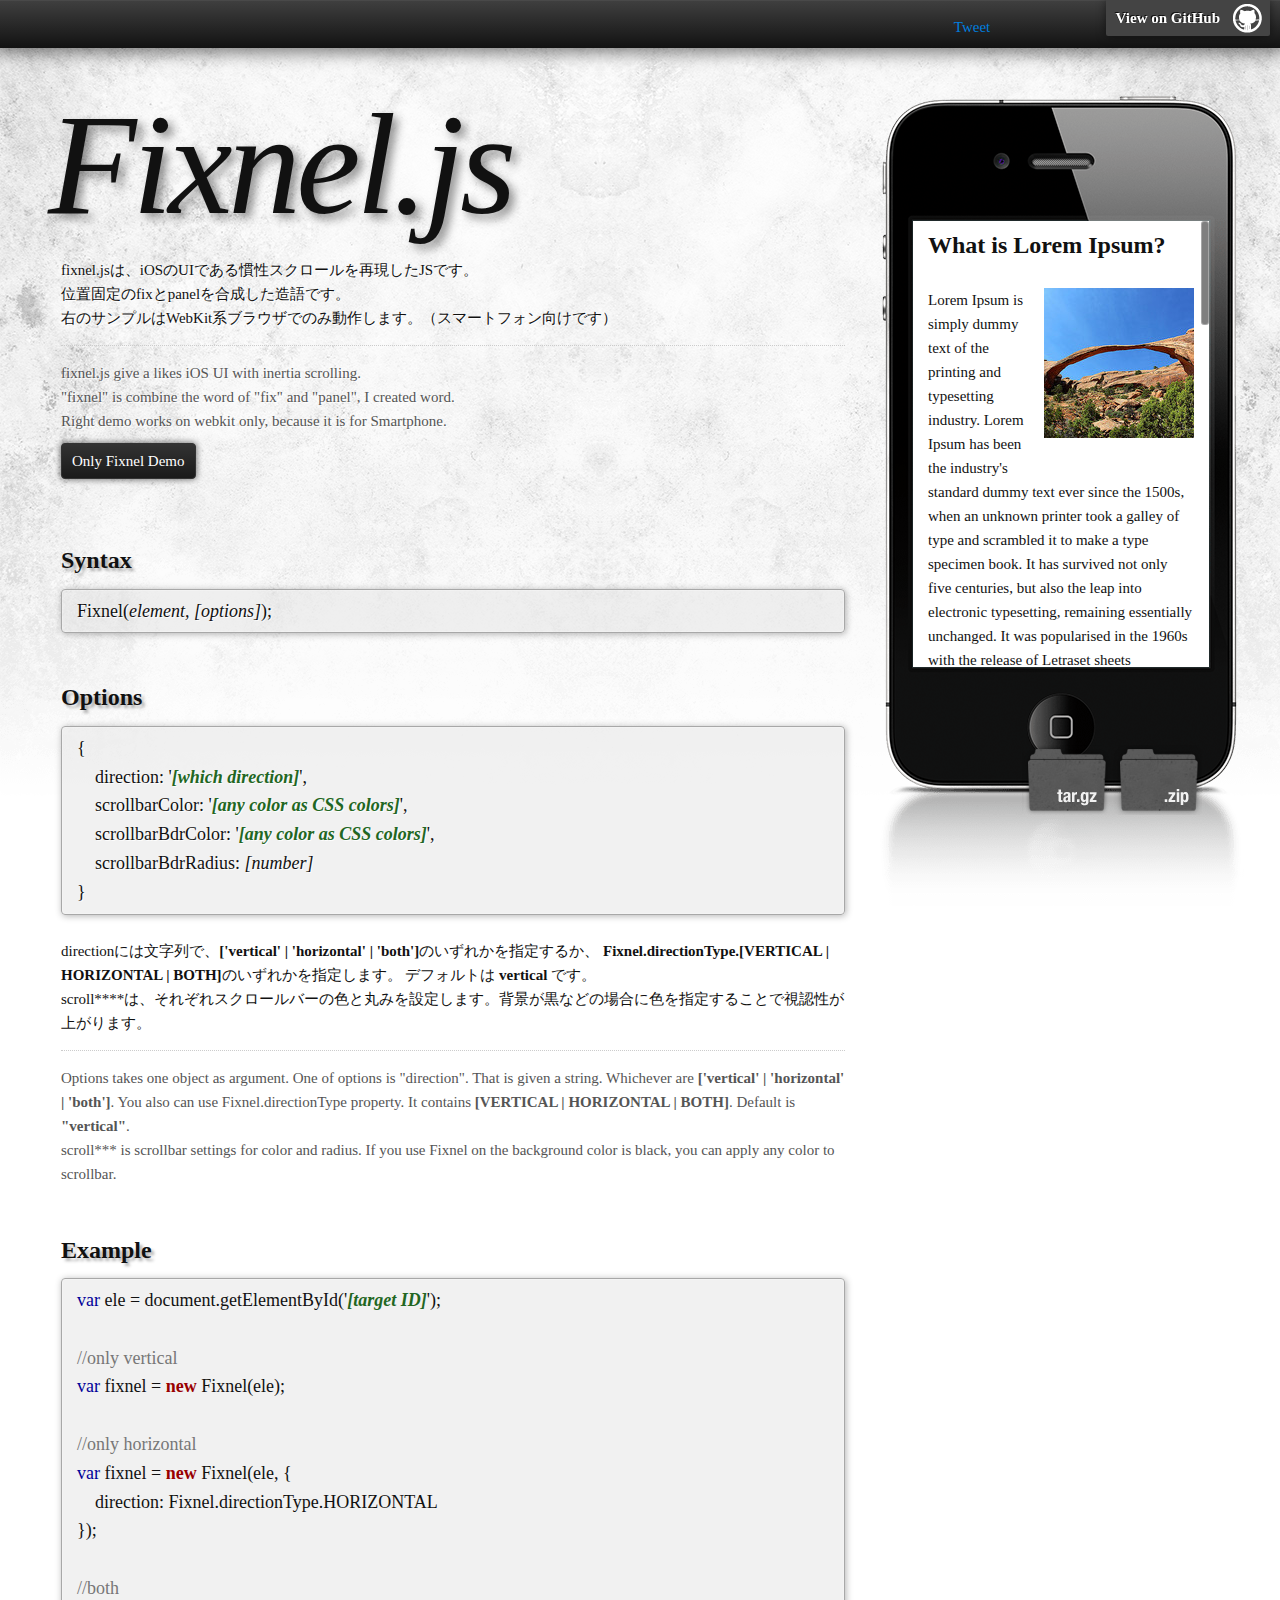
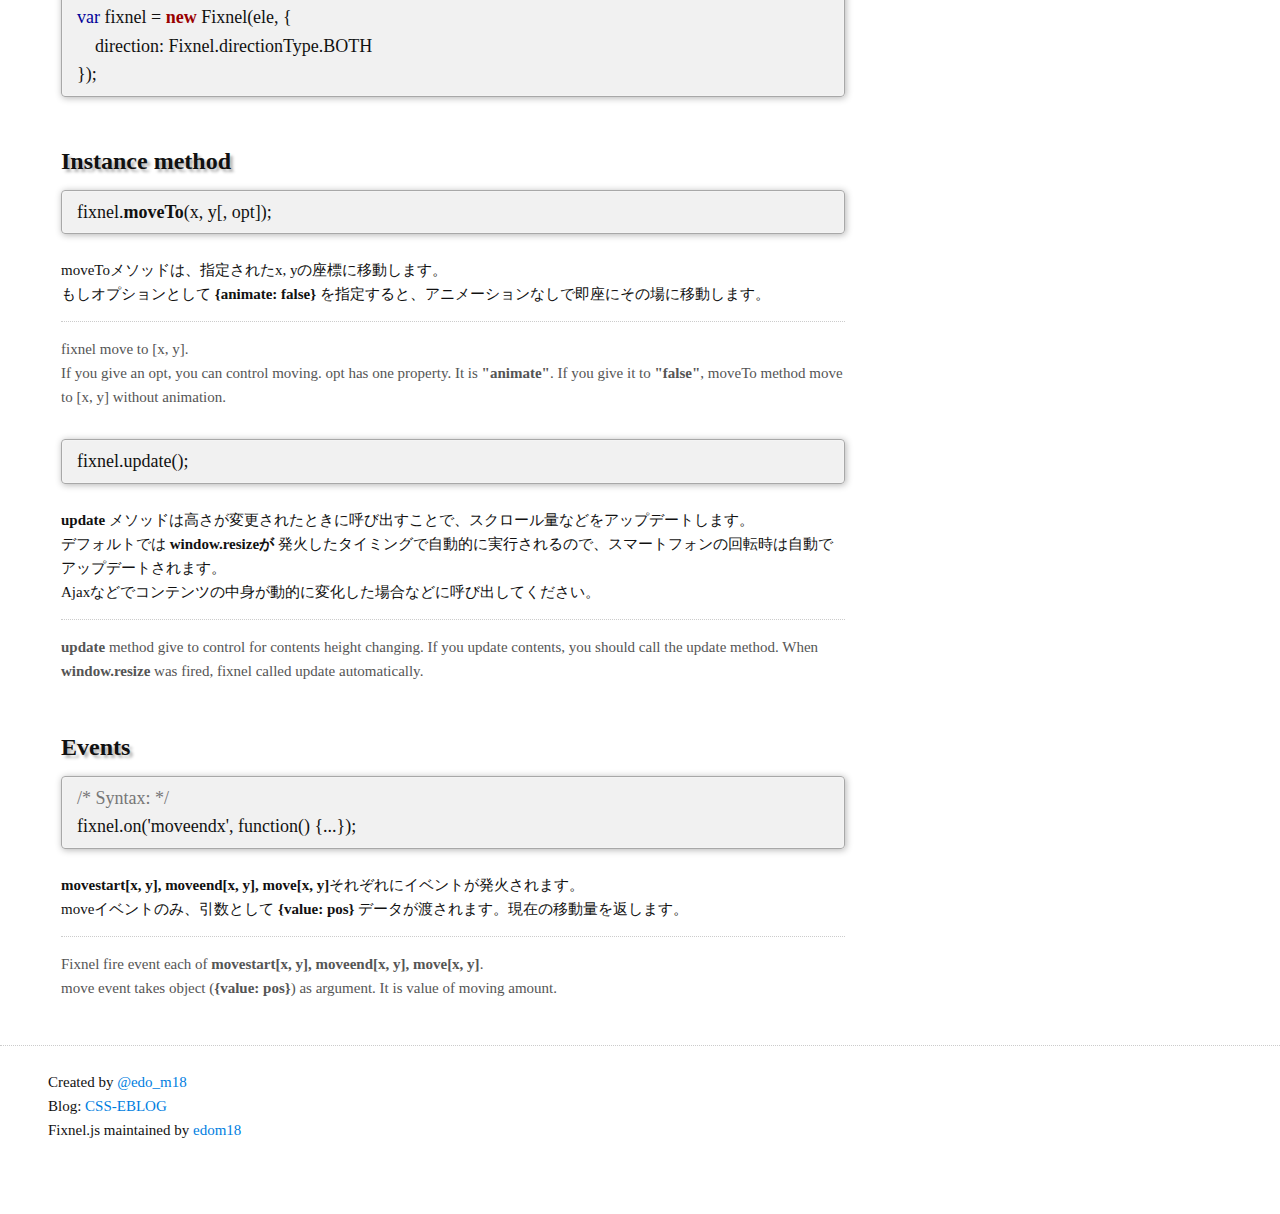
<file: index.html>
<!DOCTYPE html>
<html>
<head>
<meta charset='utf-8' />
<title>Fixnel.js - iOS風スクロールライブラリ</title>
<meta name="description" content="Fixnel.js : ページを固定するためのライブラリ。" />
<meta property="og:type" content="website" />
<meta property="og:url" content="http://edom18.github.com/fixnel.js/" />
<meta property="og:image" content="http://edom18.github.com/fixnel.js/img/fb_image.png" />
<meta property="og:site_name" content="Fixnel.js - GitHub" />
<meta property="og:description" content="iOS風スクロールバーを実現するライブラリ。依存ファイルがなく、単体で動作します。" />
<link rel="stylesheet" href="css/stylesheet.css" />
<script src="src/fixnel.js"></script>
</head>

<body>

<!-- HEADER -->
<div id="header_wrap" class="outer">
    <header class="inner">
        <a id="forkme_banner" href="https://github.com/edom18/fixnel.js">View on GitHub</a>
        <div class="share">
            <a href="https://twitter.com/share" class="twitter-share-button" data-via="edo_m18">Tweet</a>
            <script>!function(d,s,id){var js,fjs=d.getElementsByTagName(s)[0];if(!d.getElementById(id)){js=d.createElement(s);js.id=id;js.src="//platform.twitter.com/widgets.js";fjs.parentNode.insertBefore(js,fjs);}}(document,"script","twitter-wjs");</script>
            <iframe src="//www.facebook.com/plugins/like.php?href=http%3A%2F%2Fedom18.github.com%2Ffixnel.js%2F&amp;send=false&amp;layout=button_count&amp;width=250&amp;show_faces=false&amp;action=like&amp;colorscheme=light&amp;font=verdana&amp;height=21&amp;appId=252481564869710" scrolling="no" frameborder="0" style="border:none; overflow:hidden; width:250px; height:21px;" allowTransparency="true"></iframe>
        </div>

        <h1 id="project_title">Fixnel.js</h1>
        <div id="project_tagline">
            <p lang="ja">
                fixnel.jsは、iOSのUIである慣性スクロールを再現したJSです。<br />
                位置固定のfixとpanelを合成した造語です。<br />
                右のサンプルはWebKit系ブラウザでのみ動作します。（スマートフォン向けです）
            </p>
            <p lang="en">
                fixnel.js give a likes iOS UI with inertia scrolling.<br />
                "fixnel" is combine the word of "fix" and "panel", I created word.<br />
                Right demo works on webkit only, because it is for Smartphone.
            </p>
            <p class="toDemo"><a href="sample.html">Only Fixnel Demo</a></p>
        <!-- /#project_tagline --></div>

        <section id="downloads">
            <a class="zip_download_link" href="https://github.com/edom18/fixnel.js/zipball/master">Download this project as a .zip file</a>
            <a class="tar_download_link" href="https://github.com/edom18/fixnel.js/tarball/master">Download this project as a tar.gz file</a>
        </section>
    </header>
</div>

<!-- MAIN CONTENT -->
<div id="main_content_wrap">
    <article>
        <figure id="fixnelSample">
            <div class="sample-wrapper">
                <div>
                    <h1>What is Lorem Ipsum?</h1>
                    <p class="photo"><img src="img/img01.jpg" alt="" width="150" height="150" /></p>
                    <p>Lorem Ipsum is simply dummy text of the printing and typesetting industry. Lorem Ipsum has been the industry's standard dummy text ever since the 1500s, when an unknown printer took a galley of type and scrambled it to make a type specimen book. It has survived not only five centuries, but also the leap into electronic typesetting, remaining essentially unchanged. It was popularised in the 1960s with the release of Letraset sheets containing Lorem Ipsum passages, and more recently with desktop publishing software like Aldus PageMaker including versions of Lorem Ipsum.</p>

                    <p>It is a long established fact that a reader will be distracted by the readable content of a page when looking at its layout. The point of using Lorem Ipsum is that it has a more-or-less normal distribution of letters, as opposed to using 'Content here, content here', making it look like readable English. Many desktop publishing packages and web page editors now use Lorem Ipsum as their default model text, and a search for 'lorem ipsum' will uncover many web sites still in their infancy. Various versions have evolved over the years, sometimes by accident, sometimes on purpose (injected humour and the like).</p>

 
                    <h1>Where does it come from?</h1>
                    <p class="photo2"><img src="img/img02.jpg" alt="" width="150" height="150" /></p>
                    <p>Contrary to popular belief, Lorem Ipsum is not simply random text. It has roots in a piece of classical Latin literature from 45 BC, making it over 2000 years old. Richard McClintock, a Latin professor at Hampden-Sydney College in Virginia, looked up one of the more obscure Latin words, consectetur, from a Lorem Ipsum passage, and going through the cites of the word in classical literature, discovered the undoubtable source. Lorem Ipsum comes from sections 1.10.32 and 1.10.33 of "de Finibus Bonorum et Malorum" (The Extremes of Good and Evil) by Cicero, written in 45 BC. This book is a treatise on the theory of ethics, very popular during the Renaissance. The first line of Lorem Ipsum, "Lorem ipsum dolor sit amet..", comes from a line in section 1.10.32.</p>

                    <p class="photo"><img src="img/img03.jpg" alt="" width="150" height="150" /></p>
                    <p>The standard chunk of Lorem Ipsum used since the 1500s is reproduced below for those interested. Sections 1.10.32 and 1.10.33 from "de Finibus Bonorum et Malorum" by Cicero are also reproduced in their exact original form, accompanied by English versions from the 1914 translation by H. Rackham.</p>
                </div>
            <!-- /.sample-wrapper --></div>
        </figure>
        <section id="main_content" class="inner">
            <section>
                <h1>Syntax</h1>
                <div class="code">
                    <p>Fixnel(<i>element, [options]</i>);</p>
                <!-- /.code --></div>
            </section>


            <section>
                <h1>Options</h1>
                <div class="code">
                    <p>
                        {<br />
                            <span class="depth1">direction: '<i><span class="jsString">[which direction]</span></i>',</span><br />
                            <span class="depth1">scrollbarColor: '<i><span class="jsString">[any color as CSS colors]</span></i>',</span><br />
                            <span class="depth1">scrollbarBdrColor: '<i><span class="jsString">[any color as CSS colors]</span></i>',</span><br />
                            <span class="depth1">scrollbarBdrRadius: <i>[number]</i></span><br />
                        }
                    </p>
                <!-- /.code --></div>
    
                <p lang="ja">
                    directionには文字列で、<strong>['vertical' | 'horizontal' | 'both']</strong>のいずれかを指定するか、 <strong>Fixnel.directionType.[VERTICAL | HORIZONTAL | BOTH]</strong>のいずれかを指定します。 デフォルトは <strong>vertical</strong> です。 <br />
                    scroll****は、それぞれスクロールバーの色と丸みを設定します。背景が黒などの場合に色を指定することで視認性が上がります。
                </p>
                <p lang="en">
                    Options takes one object as argument. One of options is "direction". That is given a string. Whichever are <strong>['vertical' | 'horizontal' | 'both']</strong>. You also can use Fixnel.directionType property. It contains <strong>[VERTICAL | HORIZONTAL | BOTH]</strong>. Default is <strong>"vertical"</strong>. <br />
                    scroll*** is scrollbar settings for color and radius. If you use Fixnel on the background color is black, you can apply any color to scrollbar.
                </p>
            </section>

            <section>
                <h1>Example</h1>
                <div class="code">
                    <span class="jsVar">var</span> ele = document.getElementById('<i><span class="jsString">[target ID]</span></i>');<br />
                    <br />
                    <span class="jsComment">//only vertical</span><br />
                    <span class="jsVar">var</span> fixnel = <span class="jsNew">new</span> Fixnel(ele);<br />
                    <br />
                    <span class="jsComment">//only horizontal</span><br />
                    <span class="jsVar">var</span> fixnel = <span class="jsNew">new</span> Fixnel(ele, {<br />
                        <span class="depth1">direction: Fixnel.directionType.HORIZONTAL</span><br />
                    });<br />
                    <br />
                    <span class="jsComment">//both</span><br />
                    <span class="jsVar">var</span> fixnel = <span class="jsNew">new</span> Fixnel(ele, {<br />
                        <span class="depth1">direction: Fixnel.directionType.BOTH</span><br />
                    });<br />
                <!-- /.code --></div>
            </section>

            <section>
                <h1>Instance method</h1>
                <div class="codeUnit">
                    <div class="code">fixnel.<span class="jsMethod">moveTo</span>(x, y[, opt]);</div>
                    <p lang="ja">
                        moveToメソッドは、指定されたx, yの座標に移動します。<br />
                        もしオプションとして <strong>{animate: false}</strong> を指定すると、アニメーションなしで即座にその場に移動します。
                    </p>
    
                    <p lang="en">
                        fixnel move to [x, y].<br />
                        If you give an opt, you can control moving. opt has one property. It is <strong>"animate"</strong>. If you give it to <strong>"false"</strong>, moveTo method move to [x, y] without animation.
                    </p>
                <!-- /.codeUnit --></div>


                <div class="codeUnit">
                    <div class="code">fixnel.update();</div>
                    <p lang="ja">
                        <strong>update</strong> メソッドは高さが変更されたときに呼び出すことで、スクロール量などをアップデートします。<br />
                        デフォルトでは <strong>window.resizeが</strong> 発火したタイミングで自動的に実行されるので、スマートフォンの回転時は自動でアップデートされます。<br />
                        Ajaxなどでコンテンツの中身が動的に変化した場合などに呼び出してください。
                    </p>
    
                    <p lang="en">
                        <strong>update</strong> method give to control for contents height changing. If you update contents, you should call the update method. When <strong>window.resize</strong> was fired, fixnel called update automatically.
                    </p>
                <!-- /.codeUnit --></div>
            </section>

            <section>
                <h1>Events</h1>
                <div class="codeUnit">
                    <div class="code"><span class="jsComment">/* Syntax: */</span><br />fixnel.on('moveendx', function() {...});</div>
                    <p lang="ja">
                        <strong>movestart[x, y], moveend[x, y], move[x, y]</strong>それぞれにイベントが発火されます。<br />
                        moveイベントのみ、引数として <strong>{value: pos}</strong> データが渡されます。現在の移動量を返します。
                    </p>
    
                    <p lang="en">
                        Fixnel fire event each of <strong>movestart[x, y], moveend[x, y], move[x, y]</strong>.<br />
                        move event takes object (<strong>{value: pos}</strong>) as argument. It is value of moving amount.
                    </p>
                <!-- /.codeUnit --></div>
            </section>
        </section>
    </article>
</div>

<!-- FOOTER  -->
<div id="footer_wrap" class="outer">
    <footer class="inner">
        <p>Created by <a href="https://twitter.com/edo_m18">@edo_m18</a></p>
        <p>Blog: <a href="http://css-eblog.com/">CSS-EBLOG</a></p>
        <p class="copyright">Fixnel.js maintained by <a href="https://github.com/edom18">edom18</a></p>
    </footer>
</div>


<script>
(function (win, doc) {
    var target = doc.querySelector('.sample-wrapper > div'),
        fixnel = new Fixnel(target);

}(window, document));
</script>

</body>
</html>
</file>
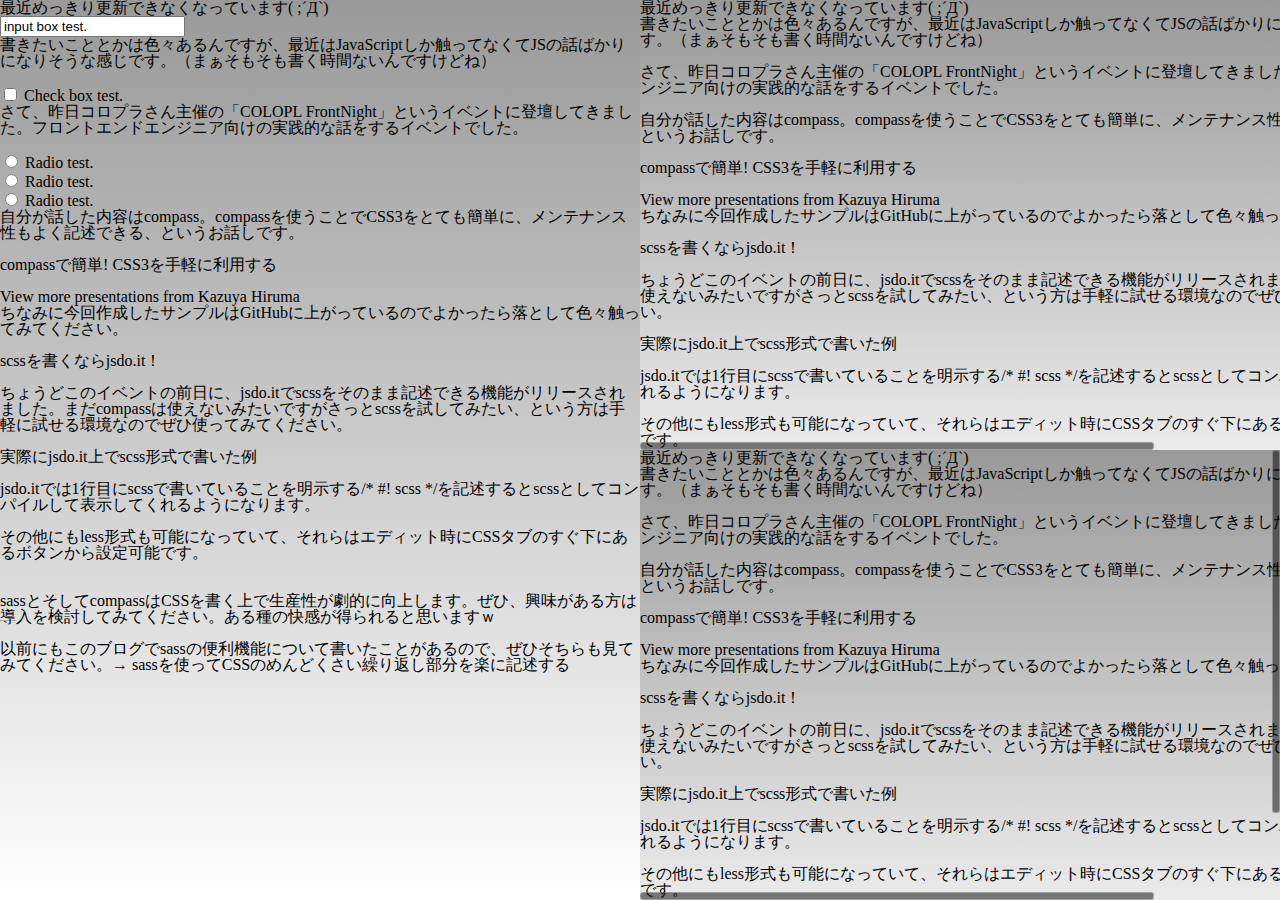
<file: example/index.html>
<!DOCTYPE html>
<html lang="ja">
<head>
<meta charset="UTF-8">
<title></title>
<meta name="viewport" content="width=device-width, minimum-scale=1.0, maximum-scale=1.0, user-scalable=no" />
<link rel="stylesheet" href="css/main.css" />
</head>
<body>
	
<div class="container">
<div id="f1" class="inner">
最近めっきり更新できなくなっています( ;´Д`)<br />

<input type="text" value="input box test." /><br />

書きたいこととかは色々あるんですが、最近はJavaScriptしか触ってなくてJSの話ばかりになりそうな感じです。（まぁそもそも書く時間ないんですけどね）<br /><br />

<input type="checkbox" /> Check box test.<br />

さて、昨日コロプラさん主催の「COLOPL FrontNight」というイベントに登壇してきました。フロントエンドエンジニア向けの実践的な話をするイベントでした。<br /><br />

<input type="radio" name="radiotest" /> Radio test.<br />
<input type="radio" name="radiotest" /> Radio test.<br />
<input type="radio" name="radiotest" /> Radio test.<br />

自分が話した内容はcompass。compassを使うことでCSS3をとても簡単に、メンテナンス性もよく記述できる、というお話しです。<br /><br />
compassで簡単! CSS3を手軽に利用する<br /><br />
View more presentations from Kazuya Hiruma<br />
ちなみに今回作成したサンプルはGitHubに上がっているのでよかったら落として色々触ってみてください。<br /><br />
scssを書くならjsdo.it！<br /><br />
ちょうどこのイベントの前日に、jsdo.itでscssをそのまま記述できる機能がリリースされました。まだcompassは使えないみたいですがさっとscssを試してみたい、という方は手軽に試せる環境なのでぜひ使ってみてください。<br /><br />
実際にjsdo.it上でscss形式で書いた例<br /><br />
jsdo.itでは1行目にscssで書いていることを明示する/* #! scss */を記述するとscssとしてコンパイルして表示してくれるようになります。<br /><br />
その他にもless形式も可能になっていて、それらはエディット時にCSSタブのすぐ下にあるボタンから設定可能です。<br /><br /><br />
sassとそしてcompassはCSSを書く上で生産性が劇的に向上します。ぜひ、興味がある方は導入を検討してみてください。ある種の快感が得られると思いますｗ<br /><br />
以前にもこのブログでsassの便利機能について書いたことがあるので、ぜひそちらも見てみてください。→ sassを使ってCSSのめんどくさい繰り返し部分を楽に記述する<br />
<!-- /#f1.inner --></div>
<!-- /.container --></div>

<div class="container typeB">
<div id="f2" class="inner">
<div style="width: 800px;">
最近めっきり更新できなくなっています( ;´Д`)<br />

書きたいこととかは色々あるんですが、最近はJavaScriptしか触ってなくてJSの話ばかりになりそうな感じです。（まぁそもそも書く時間ないんですけどね）<br />
<br />
さて、昨日コロプラさん主催の「COLOPL FrontNight」というイベントに登壇してきました。フロントエンドエンジニア向けの実践的な話をするイベントでした。<br />
<br />
自分が話した内容はcompass。compassを使うことでCSS3をとても簡単に、メンテナンス性もよく記述できる、というお話しです。<br />
<br />
compassで簡単! CSS3を手軽に利用する<br />
<br />
View more presentations from Kazuya Hiruma<br />
ちなみに今回作成したサンプルはGitHubに上がっているのでよかったら落として色々触ってみてください。<br />
<br />
scssを書くならjsdo.it！<br />
<br />
ちょうどこのイベントの前日に、jsdo.itでscssをそのまま記述できる機能がリリースされました。まだcompassは使えないみたいですがさっとscssを試してみたい、という方は手軽に試せる環境なのでぜひ使ってみてください。<br />
<br />
実際にjsdo.it上でscss形式で書いた例<br />
<br />
jsdo.itでは1行目にscssで書いていることを明示する/* #! scss */を記述するとscssとしてコンパイルして表示してくれるようになります。<br />
<br />
その他にもless形式も可能になっていて、それらはエディット時にCSSタブのすぐ下にあるボタンから設定可能です。<br />
<br />
<br />
sassとそしてcompassはCSSを書く上で生産性が劇的に向上します。ぜひ、興味がある方は導入を検討してみてください。ある種の快感が得られると思いますｗ<br />
<br />
以前にもこのブログでsassの便利機能について書いたことがあるので、ぜひそちらも見てみてください。→ sassを使ってCSSのめんどくさい繰り返し部分を楽に記述する<br />
</div>
<!-- /#f2.inner --></div>
<!-- /.container --></div>

<div class="container typeC">
<div id="f3" class="inner">
<div style="width: 800px;">
最近めっきり更新できなくなっています( ;´Д`)<br />

書きたいこととかは色々あるんですが、最近はJavaScriptしか触ってなくてJSの話ばかりになりそうな感じです。（まぁそもそも書く時間ないんですけどね）<br />
<br />
さて、昨日コロプラさん主催の「COLOPL FrontNight」というイベントに登壇してきました。フロントエンドエンジニア向けの実践的な話をするイベントでした。<br />
<br />
自分が話した内容はcompass。compassを使うことでCSS3をとても簡単に、メンテナンス性もよく記述できる、というお話しです。<br />
<br />
compassで簡単! CSS3を手軽に利用する<br />
<br />
View more presentations from Kazuya Hiruma<br />
ちなみに今回作成したサンプルはGitHubに上がっているのでよかったら落として色々触ってみてください。<br />
<br />
scssを書くならjsdo.it！<br />
<br />
ちょうどこのイベントの前日に、jsdo.itでscssをそのまま記述できる機能がリリースされました。まだcompassは使えないみたいですがさっとscssを試してみたい、という方は手軽に試せる環境なのでぜひ使ってみてください。<br />
<br />
実際にjsdo.it上でscss形式で書いた例<br />
<br />
jsdo.itでは1行目にscssで書いていることを明示する/* #! scss */を記述するとscssとしてコンパイルして表示してくれるようになります。<br />
<br />
その他にもless形式も可能になっていて、それらはエディット時にCSSタブのすぐ下にあるボタンから設定可能です。<br />
<br />
<br />
sassとそしてcompassはCSSを書く上で生産性が劇的に向上します。ぜひ、興味がある方は導入を検討してみてください。ある種の快感が得られると思いますｗ<br />
<br />
以前にもこのブログでsassの便利機能について書いたことがあるので、ぜひそちらも見てみてください。→ sassを使ってCSSのめんどくさい繰り返し部分を楽に記述する<br />
</div>
<!-- /#f2.inner --></div>
<!-- /.container --></div>

<!--<script src="../src/fixnel.min.js"></script>-->
<script src="../src/fixnel.js"></script>
<script src="main.js"></script>
</body>
</html>
</file>
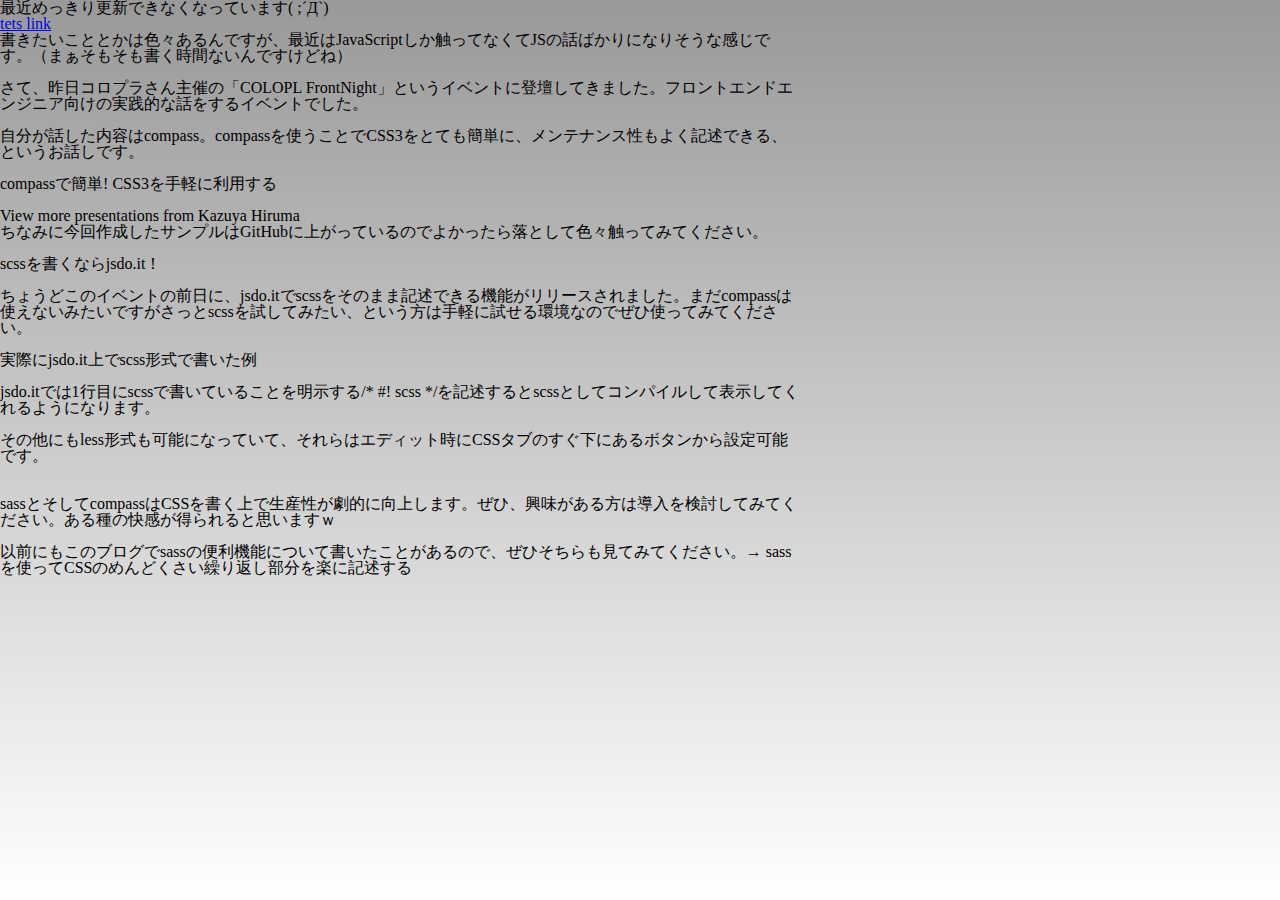
<file: test/index.html>
<!DOCTYPE html>
<html lang="ja">
<head>
<meta charset="UTF-8">
<title></title>
<meta name="viewport" content="width=device-width, minimum-scale=1.0, maximum-scale=1.0, user-scalable=no" />
<link rel="stylesheet" href="../css/main.css" />
</head>
<body>

<div class="container">
<div id="f1" class="inner">
<div style="width: 800px;">
最近めっきり更新できなくなっています( ;´Д`)<br />

<a href="#hoge">tets link</a><br />
書きたいこととかは色々あるんですが、最近はJavaScriptしか触ってなくてJSの話ばかりになりそうな感じです。（まぁそもそも書く時間ないんですけどね）<br />
<br />
さて、昨日コロプラさん主催の「COLOPL FrontNight」というイベントに登壇してきました。フロントエンドエンジニア向けの実践的な話をするイベントでした。<br />
<br />
自分が話した内容はcompass。compassを使うことでCSS3をとても簡単に、メンテナンス性もよく記述できる、というお話しです。<br />
<br />
compassで簡単! CSS3を手軽に利用する<br />
<br />
View more presentations from Kazuya Hiruma<br />
ちなみに今回作成したサンプルはGitHubに上がっているのでよかったら落として色々触ってみてください。<br />
<br />
scssを書くならjsdo.it！<br />
<br />
ちょうどこのイベントの前日に、jsdo.itでscssをそのまま記述できる機能がリリースされました。まだcompassは使えないみたいですがさっとscssを試してみたい、という方は手軽に試せる環境なのでぜひ使ってみてください。<br />
<br />
実際にjsdo.it上でscss形式で書いた例<br />
<br />
jsdo.itでは1行目にscssで書いていることを明示する/* #! scss */を記述するとscssとしてコンパイルして表示してくれるようになります。<br />
<br />
その他にもless形式も可能になっていて、それらはエディット時にCSSタブのすぐ下にあるボタンから設定可能です。<br />
<br />
<br />
sassとそしてcompassはCSSを書く上で生産性が劇的に向上します。ぜひ、興味がある方は導入を検討してみてください。ある種の快感が得られると思いますｗ<br />
<br />
以前にもこのブログでsassの便利機能について書いたことがあるので、ぜひそちらも見てみてください。→ sassを使ってCSSのめんどくさい繰り返し部分を楽に記述する<br />
</div>
<!-- /#inner --></div>
<!-- /#container --></div>

<script src="../src/fixnel.min.js"></script>
<script src="main-test.js"></script>
</body>
</html>
</file>
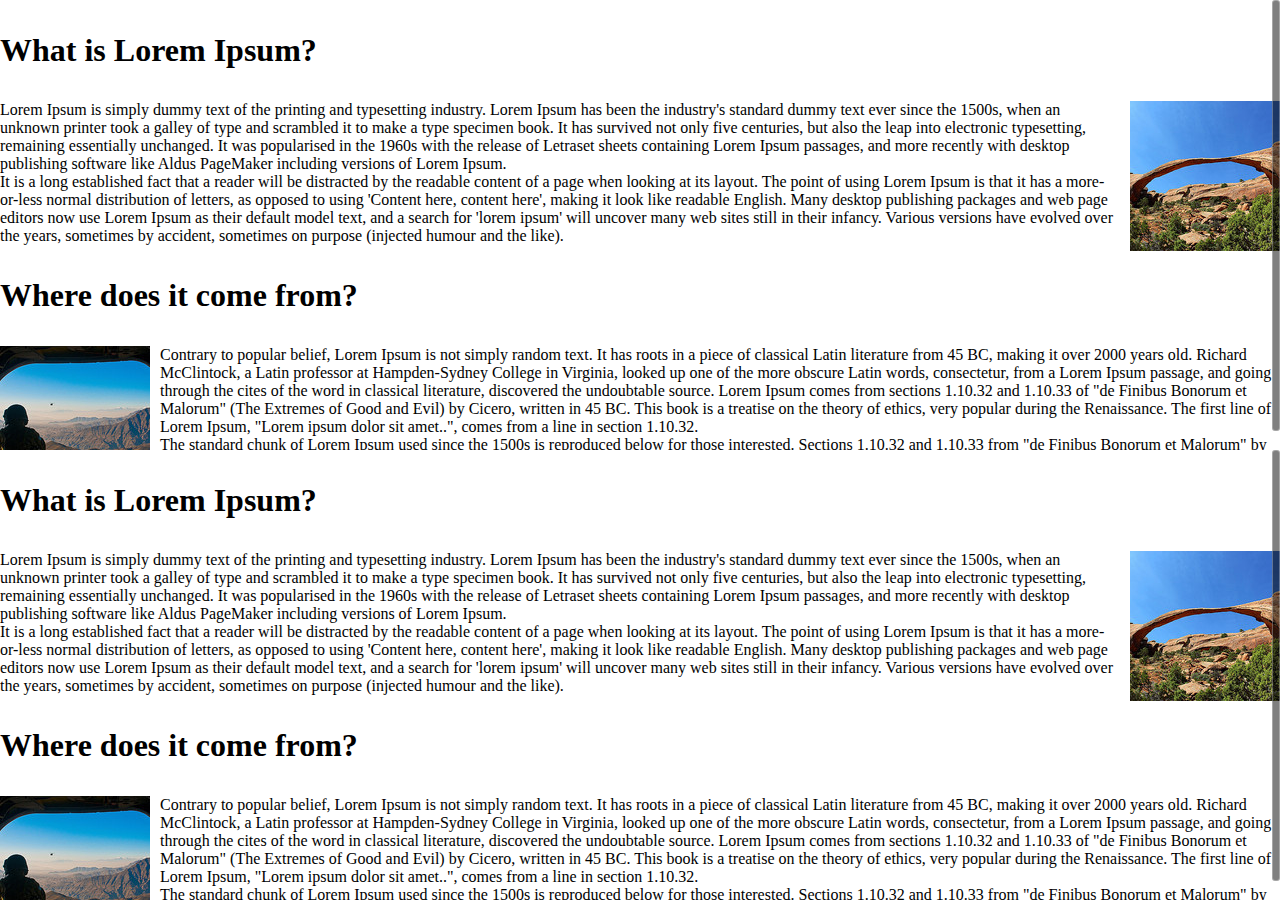
<file: sample.html>
<!DOCTYPE html>
<html>
<head>
<meta charset='utf-8' />
<title>[sample] Fixnel.js - iOS風スクロールライブラリ</title>
<meta name="description" content="Fixnel.js : ページを固定するためのライブラリのサンプルページです。" />
<meta property="og:type" content="website" />
<meta property="og:url" content="http://edom18.github.com/fixnel.js/" />
<meta property="og:image" content="http://edom18.github.com/fixnel.js/img/fb_image.png" />
<meta property="og:site_name" content="Fixnel.js - GitHub" />
<meta property="og:description" content="iOS風スクロールバーを実現するライブラリ。依存ファイルがなく、単体で動作します。" />
<style>
    html, body, div, p, article, h1 {
        margin: 0;
        padding: 0;
    }
    html, body, article {
        height: 100%;
    }

    h1 {
        padding: 1em 0;
    }
    .photo {
        float: right;
        margin-left: 10px;
    }
    .photo2 {
        float: left;
        margin-right: 10px;
    }
    .sample-wrapper {
        position: absolute;
        left: 0;
        width: 100%;
        height: 50%;
    }
    #sample1 {
        top: 0;
    }
    #sample2 {
        top: 50%;
    }
</style>
<script src="src/fixnel.js"></script>
</head>

<body>

<!-- MAIN CONTENT -->
<article>
    <div class="sample-wrapper" id="sample1">
        <div>
            <h1>What is Lorem Ipsum?</h1>
            <p class="photo"><img src="img/img01.jpg" alt="" width="150" height="150" /></p>
            <p>Lorem Ipsum is simply dummy text of the printing and typesetting industry. Lorem Ipsum has been the industry's standard dummy text ever since the 1500s, when an unknown printer took a galley of type and scrambled it to make a type specimen book. It has survived not only five centuries, but also the leap into electronic typesetting, remaining essentially unchanged. It was popularised in the 1960s with the release of Letraset sheets containing Lorem Ipsum passages, and more recently with desktop publishing software like Aldus PageMaker including versions of Lorem Ipsum.</p>

            <p>It is a long established fact that a reader will be distracted by the readable content of a page when looking at its layout. The point of using Lorem Ipsum is that it has a more-or-less normal distribution of letters, as opposed to using 'Content here, content here', making it look like readable English. Many desktop publishing packages and web page editors now use Lorem Ipsum as their default model text, and a search for 'lorem ipsum' will uncover many web sites still in their infancy. Various versions have evolved over the years, sometimes by accident, sometimes on purpose (injected humour and the like).</p>


            <h1>Where does it come from?</h1>
            <p class="photo2"><img src="img/img02.jpg" alt="" width="150" height="150" /></p>
            <p>Contrary to popular belief, Lorem Ipsum is not simply random text. It has roots in a piece of classical Latin literature from 45 BC, making it over 2000 years old. Richard McClintock, a Latin professor at Hampden-Sydney College in Virginia, looked up one of the more obscure Latin words, consectetur, from a Lorem Ipsum passage, and going through the cites of the word in classical literature, discovered the undoubtable source. Lorem Ipsum comes from sections 1.10.32 and 1.10.33 of "de Finibus Bonorum et Malorum" (The Extremes of Good and Evil) by Cicero, written in 45 BC. This book is a treatise on the theory of ethics, very popular during the Renaissance. The first line of Lorem Ipsum, "Lorem ipsum dolor sit amet..", comes from a line in section 1.10.32.</p>

            <p>The standard chunk of Lorem Ipsum used since the 1500s is reproduced below for those interested. Sections 1.10.32 and 1.10.33 from "de Finibus Bonorum et Malorum" by Cicero are also reproduced in their exact original form, accompanied by English versions from the 1914 translation by H. Rackham.</p>
        </div>
    <!-- /.sample-wrapper1 --></div>

    <div class="sample-wrapper" id="sample2">
        <div>
            <h1>What is Lorem Ipsum?</h1>
            <p class="photo"><img src="img/img01.jpg" alt="" width="150" height="150" /></p>
            <p>Lorem Ipsum is simply dummy text of the printing and typesetting industry. Lorem Ipsum has been the industry's standard dummy text ever since the 1500s, when an unknown printer took a galley of type and scrambled it to make a type specimen book. It has survived not only five centuries, but also the leap into electronic typesetting, remaining essentially unchanged. It was popularised in the 1960s with the release of Letraset sheets containing Lorem Ipsum passages, and more recently with desktop publishing software like Aldus PageMaker including versions of Lorem Ipsum.</p>

            <p>It is a long established fact that a reader will be distracted by the readable content of a page when looking at its layout. The point of using Lorem Ipsum is that it has a more-or-less normal distribution of letters, as opposed to using 'Content here, content here', making it look like readable English. Many desktop publishing packages and web page editors now use Lorem Ipsum as their default model text, and a search for 'lorem ipsum' will uncover many web sites still in their infancy. Various versions have evolved over the years, sometimes by accident, sometimes on purpose (injected humour and the like).</p>


            <h1>Where does it come from?</h1>
            <p class="photo2"><img src="img/img02.jpg" alt="" width="150" height="150" /></p>
            <p>Contrary to popular belief, Lorem Ipsum is not simply random text. It has roots in a piece of classical Latin literature from 45 BC, making it over 2000 years old. Richard McClintock, a Latin professor at Hampden-Sydney College in Virginia, looked up one of the more obscure Latin words, consectetur, from a Lorem Ipsum passage, and going through the cites of the word in classical literature, discovered the undoubtable source. Lorem Ipsum comes from sections 1.10.32 and 1.10.33 of "de Finibus Bonorum et Malorum" (The Extremes of Good and Evil) by Cicero, written in 45 BC. This book is a treatise on the theory of ethics, very popular during the Renaissance. The first line of Lorem Ipsum, "Lorem ipsum dolor sit amet..", comes from a line in section 1.10.32.</p>

            <p>The standard chunk of Lorem Ipsum used since the 1500s is reproduced below for those interested. Sections 1.10.32 and 1.10.33 from "de Finibus Bonorum et Malorum" by Cicero are also reproduced in their exact original form, accompanied by English versions from the 1914 translation by H. Rackham.</p>
        </div>
    <!-- /.sample-wrapper --></div>
</article>


<script>
(function (win, doc) {
    var target1 = doc.querySelector('#sample1 > div'),
        target2 = doc.querySelector('#sample2 > div'),
        fixnel1 = new Fixnel(target1),
        fixnel2 = new Fixnel(target2);
}(window, document));
</script>

</body>
</html>
</file>
<file: css/stylesheet.css>
/*******************************************************************************
Slate Theme for Github Pages
by Jason Costello, @jsncostello
*******************************************************************************/

@import url(pygment_trac.css);

/*******************************************************************************
MeyerWeb Reset
*******************************************************************************/

html, body, div, span, applet, object, iframe,
h1, h2, h3, h4, h5, h6, p, blockquote, pre,
a, abbr, acronym, address, big, cite, code,
del, dfn, em, img, ins, kbd, q, s, samp,
small, strike, strong, sub, sup, tt, var,
b, u, i, center,
dl, dt, dd, ol, ul, li,
fieldset, form, label, legend,
table, caption, tbody, tfoot, thead, tr, th, td,
article, aside, canvas, details, embed,
figure, figcaption, footer, header, hgroup,
menu, nav, output, ruby, section, summary,
time, mark, audio, video {
  margin: 0;
  padding: 0;
  border: 0;
  font: inherit;
  vertical-align: baseline;
}

/* HTML5 display-role reset for older browsers */
article, aside, details, figcaption, figure,
footer, header, hgroup, menu, nav, section {
    display: block;
}

ol, ul {
    list-style: none;
}

table {
    border-collapse: collapse;
    border-spacing: 0;
}

/*******************************************************************************
    Theme Styles
*******************************************************************************/

body {
    padding: 48px;
    background: #fff url(../img/bg.png) left top repeat-x;
    color: #111;
    font-size: 15px;
    font-family: 'Times New Roman', serif;
    line-height: 1.6;
    -webkit-font-smoothing: antialiased;
}

section {
    margin-bottom: 3em;
}

section h1 {
    margin-bottom: 9px;
    font-size: 24px;
    font-weight: bold;
    text-shadow: 3px 3px 3px rgba(0, 0, 0, 0.3);
}

section p {
    text-shadow: 1px 1px 0 rgba(255, 255, 255, 0.9);
}
[lang="ja"] {
    margin-bottom: 1em;
}
[lang="en"] {
    padding-top: 1em;
    border-top: dotted 1px #ccc;
    color: #555;
}

a {
  text-decoration: none;
  color: #007edf;
  text-shadow: none;

  transition: color 0.5s ease;
  transition: text-shadow 0.5s ease;
  -webkit-transition: color 0.5s ease;
  -webkit-transition: text-shadow 0.5s ease;
  -moz-transition: color 0.5s ease;
  -moz-transition: text-shadow 0.5s ease;
  -o-transition: color 0.5s ease;
  -o-transition: text-shadow 0.5s ease;
  -ms-transition: color 0.5s ease;
  -ms-transition: text-shadow 0.5s ease;
}

a:hover {
    text-decoration: underline;
    color: #0069ba;
    text-shadow: #0090ff 0px 0px 2px;
}

footer a:hover {
  color: #43adff;
  text-shadow: #0090ff 0px 0px 2px;
}

i, em {
  font-style: italic;
}

strong {
  font-weight: bold;
}



/*******************************************************************************
Full-Width Styles
*******************************************************************************/

#forkme_banner {
    display: block;
    position: absolute;
    top: 0;
    right: 10px;
    z-index: 10;
    padding: 6px 50px 6px 10px;
    color: #fff;
    background: #444 url('../img/blacktocat.png') no-repeat 95% 50%;
    font-weight: bold;
    text-shadow: -1px -1px 0 rgba(0, 0, 0, 0.8);
    box-shadow: 0 0 10px rgba(0, 0, 0, 0.5);
    border-bottom-left-radius: 2px;
    border-bottom-right-radius: 2px;
    -webkit-transition: all 0.3s ease-in-out;
    -moz-transition: all 0.3s ease-in-out;
    -ms-transition: all 0.3s ease-in-out;
    -o-transition: all 0.3s ease-in-out;
    transition: all 0.3s ease-in-out;
}
    #forkme_banner:hover {
        box-shadow: 0 0 15px 2px rgba(12, 140, 251, 0.7);
    }

#header_wrap {
    margin: -48px;
    padding: 48px;
}
#header_wrap:before {
    content: "";
    position: absolute;
    left: 0;
    top: 0;
    display: block;
    width: 100%;
    height: 47px;
    border-top: solid 1px #494949;
    background: -moz-linear-gradient(top, #3f3f3f, #121212);
    background: -webkit-linear-gradient(top, #3f3f3f, #121212);
    background: -ms-linear-gradient(top, #3f3f3f, #121212);
    background: -o-linear-gradient(top, #3f3f3f, #121212);
    background: linear-gradient(top, #3f3f3f, #121212);
    box-shadow: 0 0 16px 5px rgba(0, 0, 0, 0.5);
}

#project_title {
    margin: 0 0 -0.15em 0;
    font-style: italic;
    font-size: 145px;
    letter-spacing: -0.03em;
    text-shadow: 5px 5px 10px rgba(0, 0, 0, 0.43);
}

#project_tagline {
    margin-bottom: 62px;
    padding-left: 13px;
    padding-right: 387px;
    text-shadow: 1px 1px 0 rgba(255, 255, 255, 0.9);
}

.toDemo a {
    color: #fff;
    display: inline-block;
    margin-top: 10px;
    padding: 5px 10px;
    border-radius: 4px;
    border: solid 1px #333;
    background: #000 -webkit-linear-gradient(top, rgba(255, 255, 255, 0.2), rgba(255, 255, 255, 0.1));
    background: #000    -moz-linear-gradient(top, rgba(255, 255, 255, 0.2), rgba(255, 255, 255, 0.1));
    background: #000     -ms-linear-gradient(top, rgba(255, 255, 255, 0.2), rgba(255, 255, 255, 0.1));
    background: #000      -o-linear-gradient(top, rgba(255, 255, 255, 0.2), rgba(255, 255, 255, 0.1));
    background: #000         linear-gradient(top, rgba(255, 255, 255, 0.2), rgba(255, 255, 255, 0.1));
    box-shadow: 0 0 6px 1px rgba(0, 0, 0, 0.5);
}
    .toDemo a:hover {
        background-color: rgba(12, 30, 151, 1);
        box-shadow: 0 0 12px 1px rgba(0, 0, 0, 0.5);
    }
    .toDemo a:hover {
        text-decoration: none;
        text-shadow: none;
    }

#downloads {
    position: absolute;
    width: 210px;
    z-index: 10;
    top: 745px;
    right: 78px;
    height: 70px;
}

.zip_download_link {
    display: block;
    float: right;
    width: 90px;
    height:70px;
    text-indent: -5000px;
    overflow: hidden;
    background: url(../img/sprite_download.png) no-repeat bottom left;
}

.tar_download_link {
    display: block;
    float: right;
    width: 90px;
    height:70px;
    text-indent: -5000px;
    overflow: hidden;
    background: url(../img/sprite_download.png) no-repeat bottom right;
    margin-left: 10px;
}

.zip_download_link:hover {
    background: url(../img/sprite_download.png) no-repeat top left;
}

.tar_download_link:hover {
    background: url(../img/sprite_download.png) no-repeat top right;
}

#footer_wrap {
    margin: 0 -48px;
    padding: 24px 48px;
    border-top: dotted 1px #ccc;
}

.share {
    position: absolute;
    right: 36px;
    top: 11px;
}

#fixnelSample {
    position: absolute;
    right: 36px;
    top: 96px;
    width: 296px;
    height: 560px;
    padding: 125px 35px;
    background: url(../img/bg_iphone.png) left top no-repeat;
}
#fixnelSample .sample-wrapper {
    background-color: #fff;
    height: 436px;
    padding: 5px 15px;
}

#fixnelSample h1 {
    margin-bottom: 1em;
    font-size: 24px;
    font-weight: bold;
}

#fixnelSample p {
    margin-bottom: 1em;
}
#fixnelSample .photo {
    float: right;
    margin-left: 10px;
}
#fixnelSample .photo2 {
    float: left;
    margin-right: 10px;
}

#main_content_wrap {
    padding-right: 387px;
    padding-left: 13px;
}

.code {
    margin-bottom: 24px;
    padding: 7px 15px;
    background-color: rgba(228, 228, 228, 0.5);
    border: solid 1px #a8a8a8;
    border-radius: 4px;
    box-shadow: inset 0 0 2px rgba(255, 255, 255, 0.9), 1px 1px 7px rgba(0, 0, 0, 0.3);
    font-size: 18px;
}

.code .jsComment {
    color: #777;
}
.code .jsNew {
    font-weight: bold;
    color: #900;
}
.code .jsVar {
    color: #009;
}
.code .jsString {
    font-weight: bold;
    color: #262;
}
.code .depth1 {
    margin-left: 1em;
}
.code .jsMethod {
    font-weight: bold;
}

.codeUnit {
    margin-bottom: 2em;
}



/*******************************************************************************
Small Device Styles
*******************************************************************************/

@media screen and (max-width: 1024px) {
    body {
        padding: 36px 24px;
    }

    #header_wrap {
        margin: -36px -24px;
        padding: 36px 24px;
    }

    #fixnelSample {
        position: absolute;
        right: 12px;
        top: 96px;
        width: 296px;
        height: 560px;
        padding: 125px 35px;
        background: url(../img/bg_iphone.png) left top no-repeat;
    }

    #footer_wrap {
        margin: 0 -24px;
        padding: 24px 24px;
        border-top: dotted 1px #ccc;
    }
}
</file>
<file: example/css/main.css>
/* line 17, ../../../../../../Library/Ruby/Gems/1.8/gems/compass-0.11.7/frameworks/compass/stylesheets/compass/reset/_utilities.scss */
html, body, div, span, applet, object, iframe,
h1, h2, h3, h4, h5, h6, p, blockquote, pre,
a, abbr, acronym, address, big, cite, code,
del, dfn, em, img, ins, kbd, q, s, samp,
small, strike, strong, sub, sup, tt, var,
b, u, i, center,
dl, dt, dd, ol, ul, li,
fieldset, form, label, legend,
table, caption, tbody, tfoot, thead, tr, th, td,
article, aside, canvas, details, embed,
figure, figcaption, footer, header, hgroup,
menu, nav, output, ruby, section, summary,
time, mark, audio, video {
  margin: 0;
  padding: 0;
  border: 0;
  font-size: 100%;
  font: inherit;
  vertical-align: baseline;
}

/* line 20, ../../../../../../Library/Ruby/Gems/1.8/gems/compass-0.11.7/frameworks/compass/stylesheets/compass/reset/_utilities.scss */
body {
  line-height: 1;
}

/* line 22, ../../../../../../Library/Ruby/Gems/1.8/gems/compass-0.11.7/frameworks/compass/stylesheets/compass/reset/_utilities.scss */
ol, ul {
  list-style: none;
}

/* line 24, ../../../../../../Library/Ruby/Gems/1.8/gems/compass-0.11.7/frameworks/compass/stylesheets/compass/reset/_utilities.scss */
table {
  border-collapse: collapse;
  border-spacing: 0;
}

/* line 26, ../../../../../../Library/Ruby/Gems/1.8/gems/compass-0.11.7/frameworks/compass/stylesheets/compass/reset/_utilities.scss */
caption, th, td {
  text-align: left;
  font-weight: normal;
  vertical-align: middle;
}

/* line 28, ../../../../../../Library/Ruby/Gems/1.8/gems/compass-0.11.7/frameworks/compass/stylesheets/compass/reset/_utilities.scss */
q, blockquote {
  quotes: none;
}
/* line 101, ../../../../../../Library/Ruby/Gems/1.8/gems/compass-0.11.7/frameworks/compass/stylesheets/compass/reset/_utilities.scss */
q:before, q:after, blockquote:before, blockquote:after {
  content: "";
  content: none;
}

/* line 30, ../../../../../../Library/Ruby/Gems/1.8/gems/compass-0.11.7/frameworks/compass/stylesheets/compass/reset/_utilities.scss */
a img {
  border: none;
}

/* line 114, ../../../../../../Library/Ruby/Gems/1.8/gems/compass-0.11.7/frameworks/compass/stylesheets/compass/reset/_utilities.scss */
article, aside, details, figcaption, figure, footer, header, hgroup, menu, nav, section, summary {
  display: block;
}

/* line 5, ../scss/main.scss */
html, body {
  height: 100%;
}

/* line 9, ../scss/main.scss */
.container {
  -webkit-user-select: none;
  position: relative;
  float: left;
  width: 50%;
  height: 100%;
  overflow: hidden;
}
/* line 15, ../scss/main.scss */
.container .inner {
  position: absolute;
  left: 0;
  top: 0;
  width: 100%;
  background: -webkit-gradient(linear, 50% 0%, 50% 100%, color-stop(0%, #999999), color-stop(100%, #ffffff));
  background: -webkit-linear-gradient(#999999, #ffffff);
  background: -moz-linear-gradient(#999999, #ffffff);
  background: -o-linear-gradient(#999999, #ffffff);
  background: -ms-linear-gradient(#999999, #ffffff);
  background: linear-gradient(#999999, #ffffff);
}

.typeB, .typeC {
    position: absolute;
    left: 50%;
    height: 50%;
}

.typeB {
    top: 0;
}
.typeC {
    top: 50%;
}
</file>
<file: css/main.css>
/* line 17, /Library/Ruby/Gems/1.8/gems/compass-0.12.2/frameworks/compass/stylesheets/compass/reset/_utilities.scss */
html, body, div, span, applet, object, iframe,
h1, h2, h3, h4, h5, h6, p, blockquote, pre,
a, abbr, acronym, address, big, cite, code,
del, dfn, em, img, ins, kbd, q, s, samp,
small, strike, strong, sub, sup, tt, var,
b, u, i, center,
dl, dt, dd, ol, ul, li,
fieldset, form, label, legend,
table, caption, tbody, tfoot, thead, tr, th, td,
article, aside, canvas, details, embed,
figure, figcaption, footer, header, hgroup,
menu, nav, output, ruby, section, summary,
time, mark, audio, video {
  margin: 0;
  padding: 0;
  border: 0;
  font: inherit;
  font-size: 100%;
  vertical-align: baseline;
}

/* line 22, /Library/Ruby/Gems/1.8/gems/compass-0.12.2/frameworks/compass/stylesheets/compass/reset/_utilities.scss */
html {
  line-height: 1;
}

/* line 24, /Library/Ruby/Gems/1.8/gems/compass-0.12.2/frameworks/compass/stylesheets/compass/reset/_utilities.scss */
ol, ul {
  list-style: none;
}

/* line 26, /Library/Ruby/Gems/1.8/gems/compass-0.12.2/frameworks/compass/stylesheets/compass/reset/_utilities.scss */
table {
  border-collapse: collapse;
  border-spacing: 0;
}

/* line 28, /Library/Ruby/Gems/1.8/gems/compass-0.12.2/frameworks/compass/stylesheets/compass/reset/_utilities.scss */
caption, th, td {
  text-align: left;
  font-weight: normal;
  vertical-align: middle;
}

/* line 30, /Library/Ruby/Gems/1.8/gems/compass-0.12.2/frameworks/compass/stylesheets/compass/reset/_utilities.scss */
q, blockquote {
  quotes: none;
}
/* line 103, /Library/Ruby/Gems/1.8/gems/compass-0.12.2/frameworks/compass/stylesheets/compass/reset/_utilities.scss */
q:before, q:after, blockquote:before, blockquote:after {
  content: "";
  content: none;
}

/* line 32, /Library/Ruby/Gems/1.8/gems/compass-0.12.2/frameworks/compass/stylesheets/compass/reset/_utilities.scss */
a img {
  border: none;
}

/* line 116, /Library/Ruby/Gems/1.8/gems/compass-0.12.2/frameworks/compass/stylesheets/compass/reset/_utilities.scss */
article, aside, details, figcaption, figure, footer, header, hgroup, menu, nav, section, summary {
  display: block;
}

/* line 5, ../scss/main.scss */
html, body {
  height: 100%;
}

/* line 9, ../scss/main.scss */
.container {
  -webkit-user-select: none;
  position: relative;
  height: 100%;
  overflow: hidden;
}
/* line 15, ../scss/main.scss */
.container .inner {
  position: absolute;
  left: 0;
  top: 0;
  width: 100%;
  background: -webkit-gradient(linear, 50% 0%, 50% 100%, color-stop(0%, #999999), color-stop(100%, #ffffff));
  background: -webkit-linear-gradient(#999999, #ffffff);
  background: -moz-linear-gradient(#999999, #ffffff);
  background: -o-linear-gradient(#999999, #ffffff);
  background: linear-gradient(#999999, #ffffff);
}
</file>
